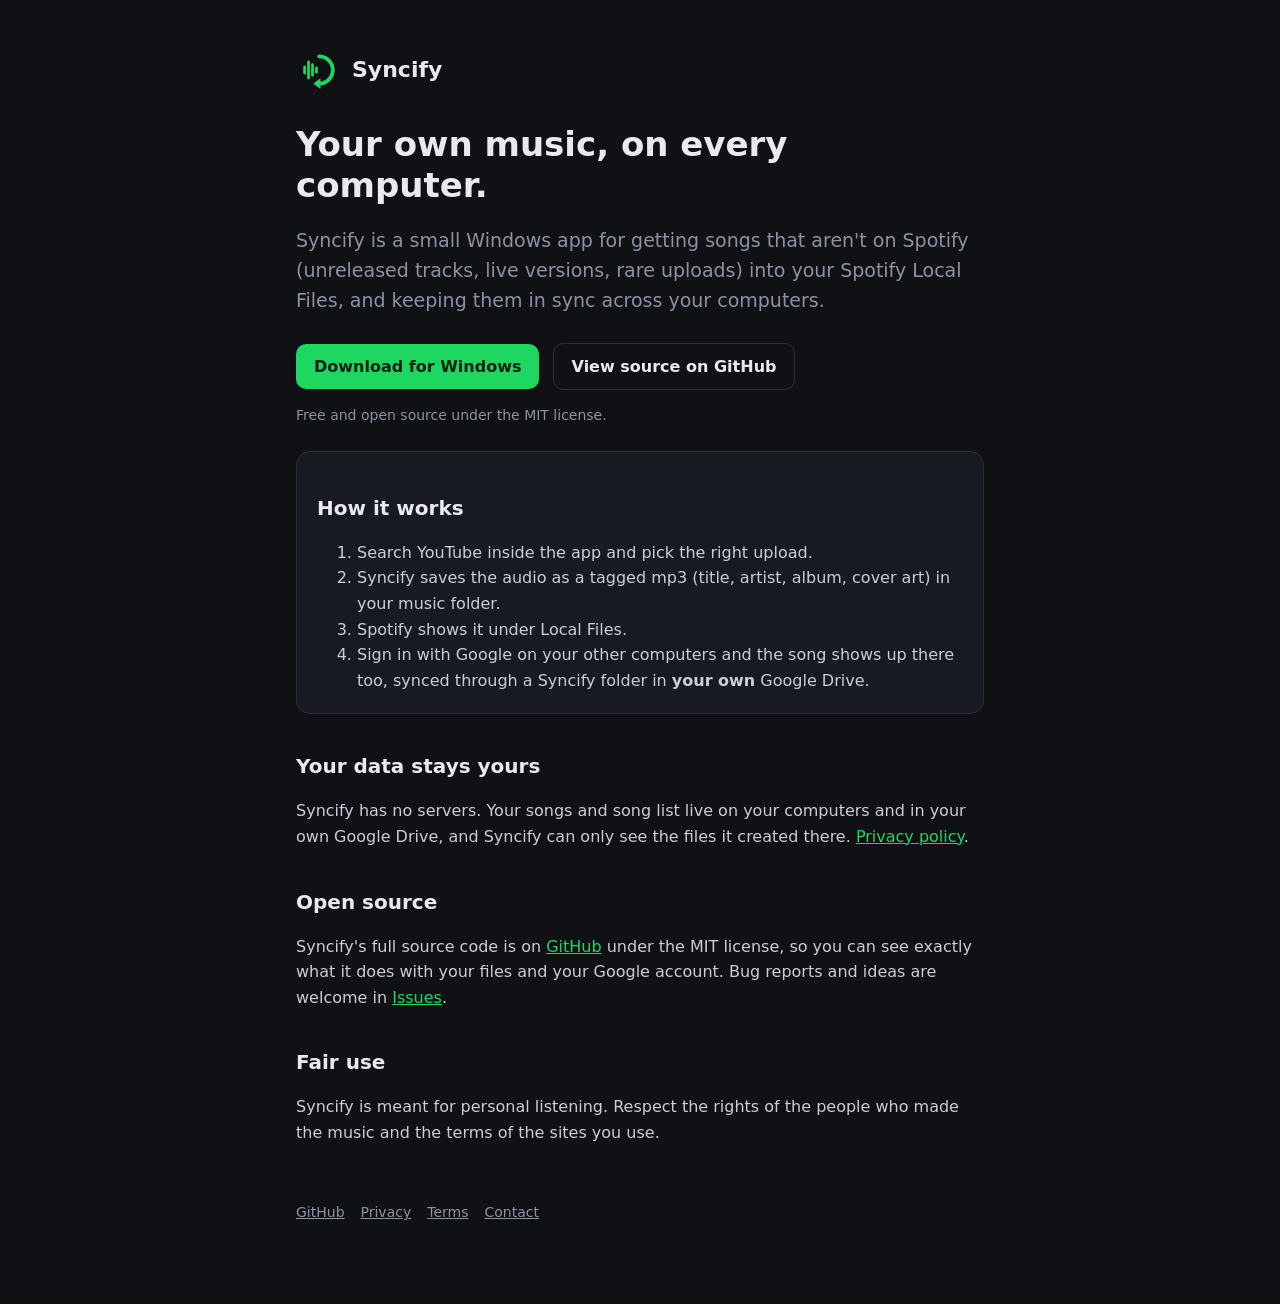
<file: docs/index.html>
<!doctype html>
<html lang="en">
<head>
  <meta charset="utf-8">
  <meta name="viewport" content="width=device-width, initial-scale=1">
  <title>Syncify</title>
  <link rel="icon" href="logo.svg">
  <link rel="stylesheet" href="style.css">
</head>
<body>
<main>
  <header><img src="logo.svg" alt=""><a href="./">Syncify</a></header>
  <h1>Your own music, on every computer.</h1>
  <p class="lead">Syncify is a small Windows app for getting songs that aren't on Spotify (unreleased tracks, live versions, rare uploads) into your Spotify Local Files, and keeping them in sync across your computers.</p>
  <a class="btn" href="https://github.com/RitvikNeerattil/Syncify/releases/latest">Download for Windows</a>
  <a class="btn ghost" href="https://github.com/RitvikNeerattil/Syncify">View source on GitHub</a>
  <p class="small">Free and open source under the MIT license.</p>

  <div class="card">
    <h2>How it works</h2>
    <ol>
      <li>Search YouTube inside the app and pick the right upload.</li>
      <li>Syncify saves the audio as a tagged mp3 (title, artist, album, cover art) in your music folder.</li>
      <li>Spotify shows it under Local Files.</li>
      <li>Sign in with Google on your other computers and the song shows up there too, synced through a Syncify folder in <b>your own</b> Google Drive.</li>
    </ol>
  </div>

  <h2>Your data stays yours</h2>
  <p>Syncify has no servers. Your songs and song list live on your computers and in your own Google Drive, and Syncify can only see the files it created there. <a href="privacy.html">Privacy policy</a>.</p>

  <h2>Open source</h2>
  <p>Syncify's full source code is on <a href="https://github.com/RitvikNeerattil/Syncify">GitHub</a> under the MIT license, so you can see exactly what it does with your files and your Google account. Bug reports and ideas are welcome in <a href="https://github.com/RitvikNeerattil/Syncify/issues">Issues</a>.</p>

  <h2>Fair use</h2>
  <p>Syncify is meant for personal listening. Respect the rights of the people who made the music and the terms of the sites you use.</p>

  <footer>
    <a href="https://github.com/RitvikNeerattil/Syncify">GitHub</a><a href="privacy.html">Privacy</a><a href="terms.html">Terms</a><a href="mailto:syncify.project@gmail.com">Contact</a>
  </footer>
</main>
</body>
</html>
</file>
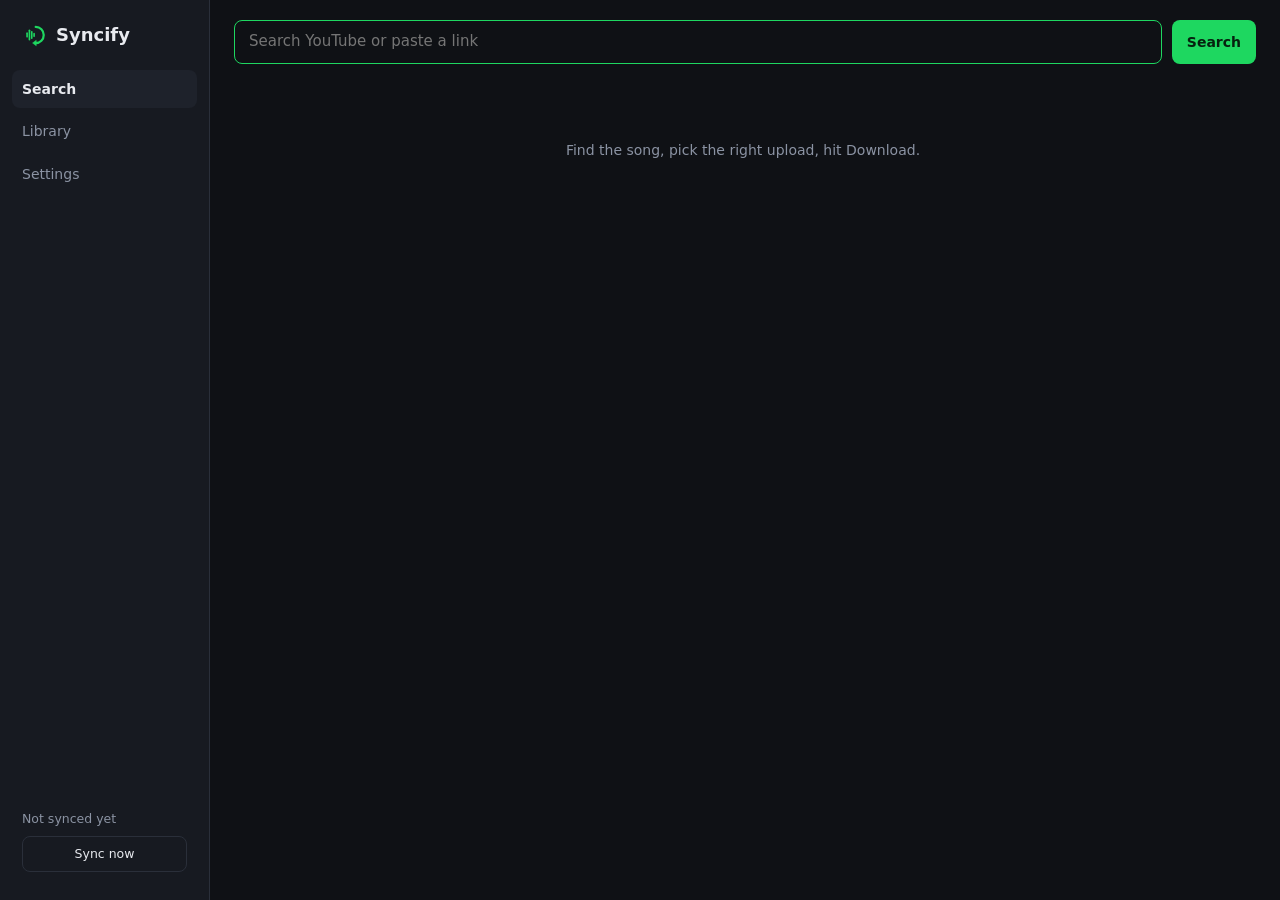
<file: ui/index.html>
<!doctype html>
<html lang="en">
<head>
  <meta charset="utf-8">
  <meta name="viewport" content="width=device-width, initial-scale=1">
  <title>Syncify</title>
  <link rel="stylesheet" href="style.css">
</head>
<body>
  <aside class="nav">
    <div class="brand"><img class="logo" src="logo.svg" alt="">Syncify</div>
    <button class="nav-btn active" data-view="search">Search</button>
    <button class="nav-btn" data-view="library">Library <span id="lib-count" class="pill"></span></button>
    <button class="nav-btn" data-view="settings">Settings</button>
    <div class="nav-foot">
      <div id="setup-box" class="setup hidden">
        <div id="setup-msg" class="small"></div>
        <div class="bar"><div id="setup-bar"></div></div>
        <button id="setup-retry" class="ghost small hidden">Retry</button>
      </div>
      <div id="sync-status" class="muted small">Not synced yet</div>
      <button id="sync-btn" class="ghost small">Sync now</button>
    </div>
  </aside>

  <main>
    <!-- SEARCH -->
    <section id="view-search" class="view active">
      <form id="search-form" class="searchbar">
        <input id="q" type="search" placeholder="Search YouTube or paste a link" autocomplete="off" autofocus>
        <button type="submit" class="primary">Search</button>
      </form>
      <div class="split">
        <div id="results" class="results"><p class="empty">Find the song, pick the right upload, hit Download.</p></div>
        <div id="panel" class="panel hidden">
          <div class="player"><iframe id="player" allow="autoplay; encrypted-media" allowfullscreen></iframe></div>
          <a id="yt-link" class="small muted" target="_blank">Open on YouTube</a>
          <h3 id="panel-title"></h3>
          <form id="meta-form" class="meta-form">
            <label>Title<input name="title" required></label>
            <button type="button" class="swap ghost small" title="Swap title and artist">⇅ Swap</button>
            <label>Artist<input name="artist"></label>
            <div class="row">
              <label>Album<input name="album" placeholder="optional"></label>
              <label class="narrow">Year<input name="year" inputmode="numeric" maxlength="4"></label>
            </div>
            <p class="small muted">Saved as <b id="filename-preview"></b> with the thumbnail as cover art.</p>
            <button type="submit" class="primary wide" id="dl-btn">Download</button>
          </form>
          <p id="panel-loading" class="muted small hidden">Reading video info…</p>
        </div>
      </div>
    </section>

    <!-- LIBRARY -->
    <section id="view-library" class="view">
      <div class="lib-head">
        <input id="lib-filter" type="search" placeholder="Filter your library">
        <select id="lib-sort" title="Sort by">
          <option value="added">Recently added</option>
          <option value="title">Title</option>
          <option value="artist">Artist</option>
          <option value="year">Year</option>
          <option value="duration">Length</option>
          <option value="size">File size</option>
        </select>
        <button id="lib-dir" class="ghost icon" title="Reverse order">↓</button>
        <button id="rescan" class="ghost" title="Add mp3s that are in your music folder but not in the library">Scan folder</button>
        <button id="open-folder" class="ghost">Open folder</button>
      </div>
      <div class="song head" id="lib-cols">
        <span></span>
        <span data-sort="title">Title</span>
        <span data-sort="artist">Artist</span>
        <span data-sort="year">Year</span>
        <span data-sort="duration" class="num">Length</span>
        <span data-sort="size" class="num">Size</span>
        <span></span>
      </div>
      <div id="library" class="library"></div>
      <p id="lib-total" class="small muted"></p>
    </section>

    <!-- SETTINGS -->
    <section id="view-settings" class="view">
      <div class="card">
        <h3>Google account</h3>
        <p class="small muted">Your songs sync through a Syncify folder in your Google Drive, so every computer you sign in on gets them.</p>
        <div class="row center">
          <span id="account-line" class="grow"></span>
          <button id="account-btn" class="ghost"></button>
        </div>
        <p id="removed-notice" class="notice hidden"></p>
        <p id="sync-detail" class="small muted"></p>
      </div>
      <div class="card" id="devices-card">
        <h3>Devices</h3>
        <p class="small muted">Everything signed in to Syncify with this Google account. Removing a device signs it out the next time it opens Syncify. Its songs stay where they are.</p>
        <ul id="devices" class="devices"></ul>
      </div>
      <div class="card">
        <h3>Music folder</h3>
        <p class="small muted">Where your mp3s go. Add this folder in Spotify under Settings, Your Library, Local Files.</p>
        <div class="row center">
          <code id="lib-root" class="grow"></code>
          <button id="open-folder-2" class="ghost">Open</button>
          <button id="change-folder" class="ghost">Change…</button>
        </div>
      </div>
      <div class="card">
        <h3>This computer</h3>
        <label>Name (shown to your other devices)<input id="device-name"></label>
        <label class="check"><input type="checkbox" id="startup"> Sync quietly when I log in to Windows</label>
        <label class="check sub"><input type="checkbox" id="login-notify"> Show a notification when that sync finishes</label>
      </div>
      <div class="card">
        <h3>Tools</h3>
        <ul id="tools" class="tools"></ul>
      </div>
    </section>
  </main>

  <!-- FIRST RUN -->
  <div id="onboard" class="onboard hidden">
    <div class="onboard-card">
      <div class="brand"><img class="logo" src="logo.svg" alt="">Syncify</div>
      <div class="step" id="step-account">
        <div class="step-num">1</div>
        <div class="step-body">
          <h3>Sign in with Google</h3>
          <p class="small muted">Syncify keeps your songs in a Syncify folder in your Google Drive so all your computers get them. It can only see files it creates.</p>
          <div class="row center">
            <button id="ob-signin" class="primary">Sign in with Google</button>
            <button id="ob-skip" class="ghost small">Skip, just this computer</button>
          </div>
          <p id="ob-account-done" class="ok hidden"></p>
        </div>
      </div>
      <div class="step" id="step-folder">
        <div class="step-num">2</div>
        <div class="step-body">
          <h3>Pick your music folder</h3>
          <p class="small muted">Downloaded songs go here.</p>
          <code id="ob-folder"></code>
          <div class="row center" style="margin-top:10px">
            <button id="ob-use-folder" class="primary">Use this folder</button>
            <button id="ob-choose-folder" class="ghost">Choose another…</button>
          </div>
        </div>
      </div>
      <div class="step" id="step-spotify">
        <div class="step-num">3</div>
        <div class="step-body">
          <h3>Add it to Spotify</h3>
          <p class="small muted">In Spotify: Settings → Your Library → turn on <b>Show Local Files</b> → <b>Add a source</b> → pick the folder above. Your songs show up under Local Files.</p>
          <label class="check ob-startup"><input type="checkbox" id="ob-startup" checked> Sync quietly when I log in to Windows</label>
          <p class="small muted ob-startup-note">Recommended: new songs from your other computers are already there when you open Spotify.</p>
          <button id="ob-done" class="primary">Done</button>
        </div>
      </div>
    </div>
  </div>

  <div id="jobs" class="jobs"></div>
  <div id="toast" class="toast hidden"></div>

  <dialog id="edit-dialog">
    <form method="dialog" id="edit-form" class="meta-form">
      <h3>Edit song</h3>
      <label>Title<input name="title" required></label>
      <button type="button" class="swap ghost small" title="Swap title and artist">⇅ Swap</button>
      <label>Artist<input name="artist"></label>
      <div class="row">
        <label>Album<input name="album" placeholder="optional"></label>
        <label class="narrow">Year<input name="year" maxlength="4"></label>
      </div>
      <div class="row end">
        <button value="cancel" class="ghost" formnovalidate>Cancel</button>
        <button value="save" class="primary">Save</button>
      </div>
    </form>
  </dialog>

  <script src="app.js"></script>
</body>
</html>
</file>
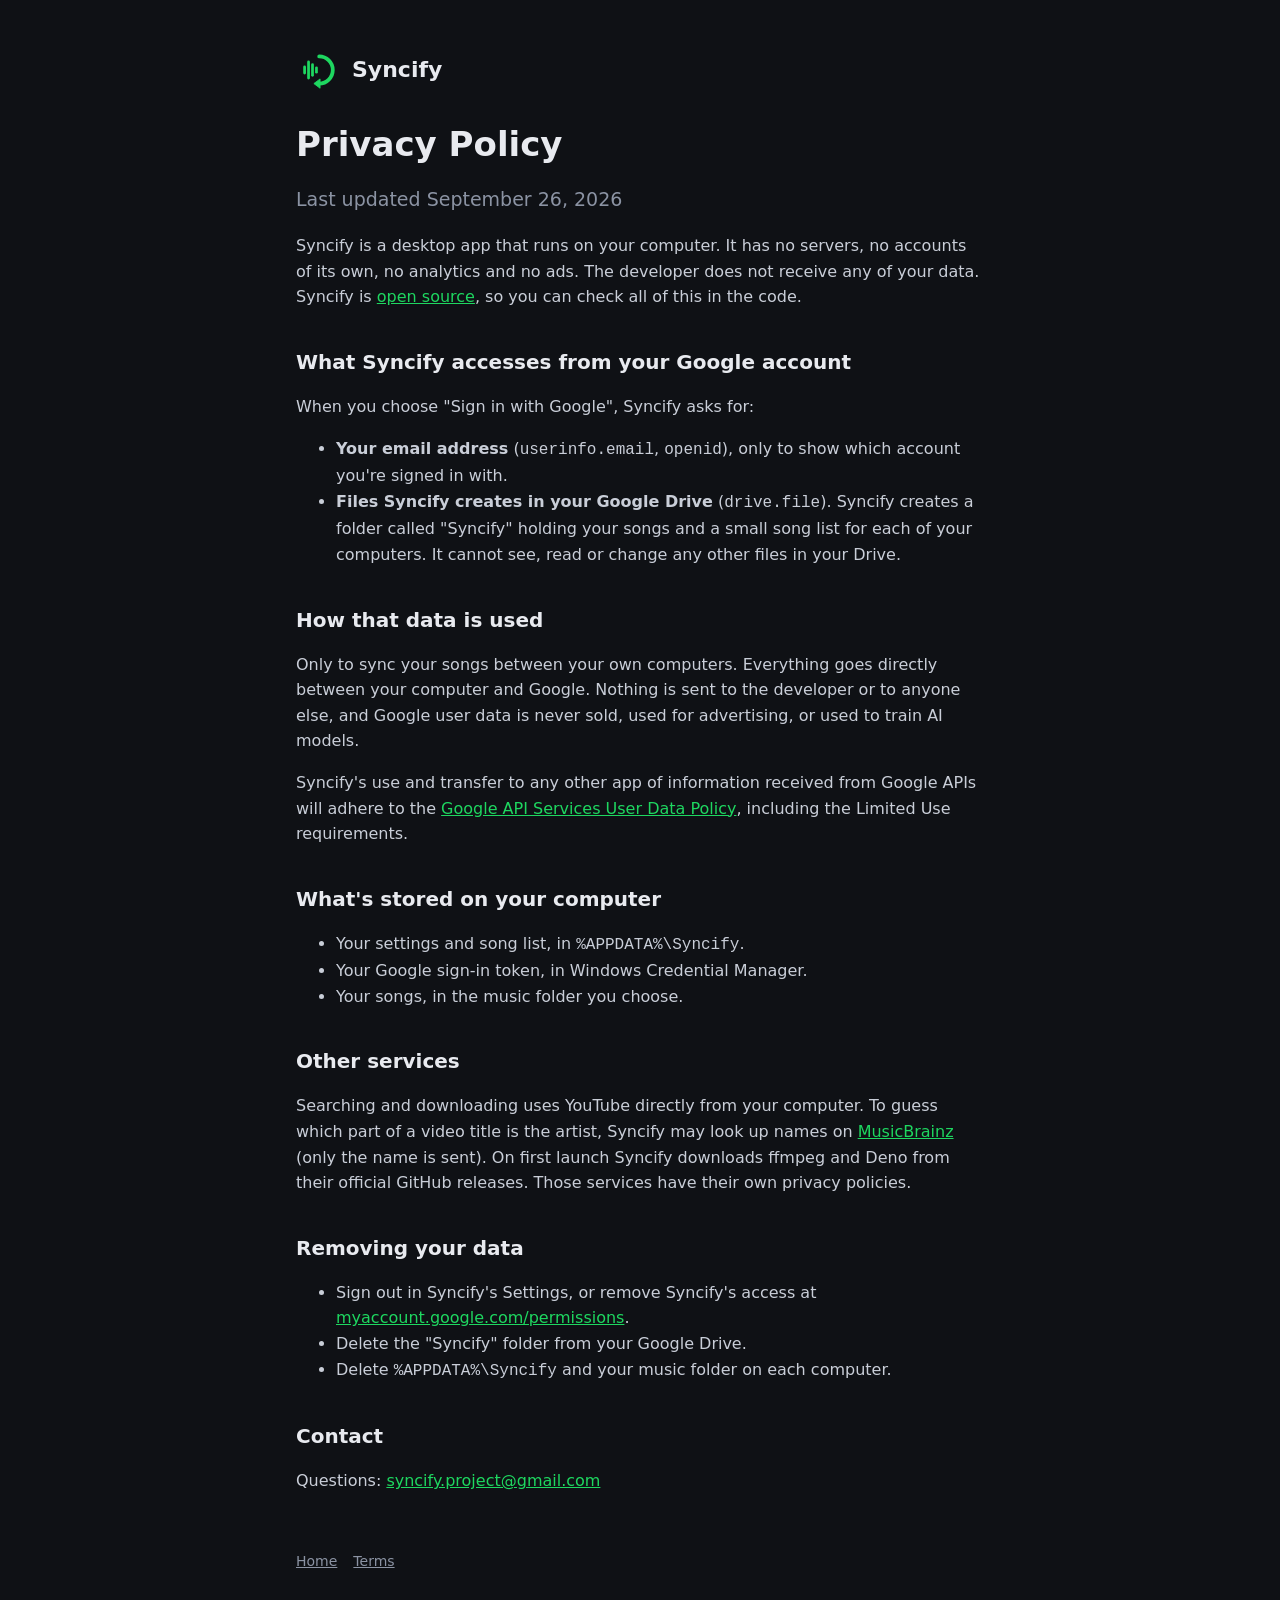
<file: docs/privacy.html>
<!doctype html>
<html lang="en">
<head>
  <meta charset="utf-8">
  <meta name="viewport" content="width=device-width, initial-scale=1">
  <title>Syncify Privacy Policy</title>
  <link rel="icon" href="logo.svg">
  <link rel="stylesheet" href="style.css">
</head>
<body>
<main>
  <header><img src="logo.svg" alt=""><a href="./">Syncify</a></header>
  <h1>Privacy Policy</h1>
  <p class="lead">Last updated September 26, 2026</p>

  <p>Syncify is a desktop app that runs on your computer. It has no servers, no accounts of its own, no analytics and no ads. The developer does not receive any of your data. Syncify is <a href="https://github.com/RitvikNeerattil/Syncify">open source</a>, so you can check all of this in the code.</p>

  <h2>What Syncify accesses from your Google account</h2>
  <p>When you choose "Sign in with Google", Syncify asks for:</p>
  <ul>
    <li><b>Your email address</b> (<code>userinfo.email</code>, <code>openid</code>), only to show which account you're signed in with.</li>
    <li><b>Files Syncify creates in your Google Drive</b> (<code>drive.file</code>). Syncify creates a folder called "Syncify" holding your songs and a small song list for each of your computers. It cannot see, read or change any other files in your Drive.</li>
  </ul>

  <h2>How that data is used</h2>
  <p>Only to sync your songs between your own computers. Everything goes directly between your computer and Google. Nothing is sent to the developer or to anyone else, and Google user data is never sold, used for advertising, or used to train AI models.</p>
  <p>Syncify's use and transfer to any other app of information received from Google APIs will adhere to the <a href="https://developers.google.com/terms/api-services-user-data-policy">Google API Services User Data Policy</a>, including the Limited Use requirements.</p>

  <h2>What's stored on your computer</h2>
  <ul>
    <li>Your settings and song list, in <code>%APPDATA%\Syncify</code>.</li>
    <li>Your Google sign-in token, in Windows Credential Manager.</li>
    <li>Your songs, in the music folder you choose.</li>
  </ul>

  <h2>Other services</h2>
  <p>Searching and downloading uses YouTube directly from your computer. To guess which part of a video title is the artist, Syncify may look up names on <a href="https://musicbrainz.org">MusicBrainz</a> (only the name is sent). On first launch Syncify downloads ffmpeg and Deno from their official GitHub releases. Those services have their own privacy policies.</p>

  <h2>Removing your data</h2>
  <ul>
    <li>Sign out in Syncify's Settings, or remove Syncify's access at <a href="https://myaccount.google.com/permissions">myaccount.google.com/permissions</a>.</li>
    <li>Delete the "Syncify" folder from your Google Drive.</li>
    <li>Delete <code>%APPDATA%\Syncify</code> and your music folder on each computer.</li>
  </ul>

  <h2>Contact</h2>
  <p>Questions: <a href="mailto:syncify.project@gmail.com">syncify.project@gmail.com</a></p>

  <footer><a href="./">Home</a><a href="terms.html">Terms</a></footer>
</main>
</body>
</html>
</file>
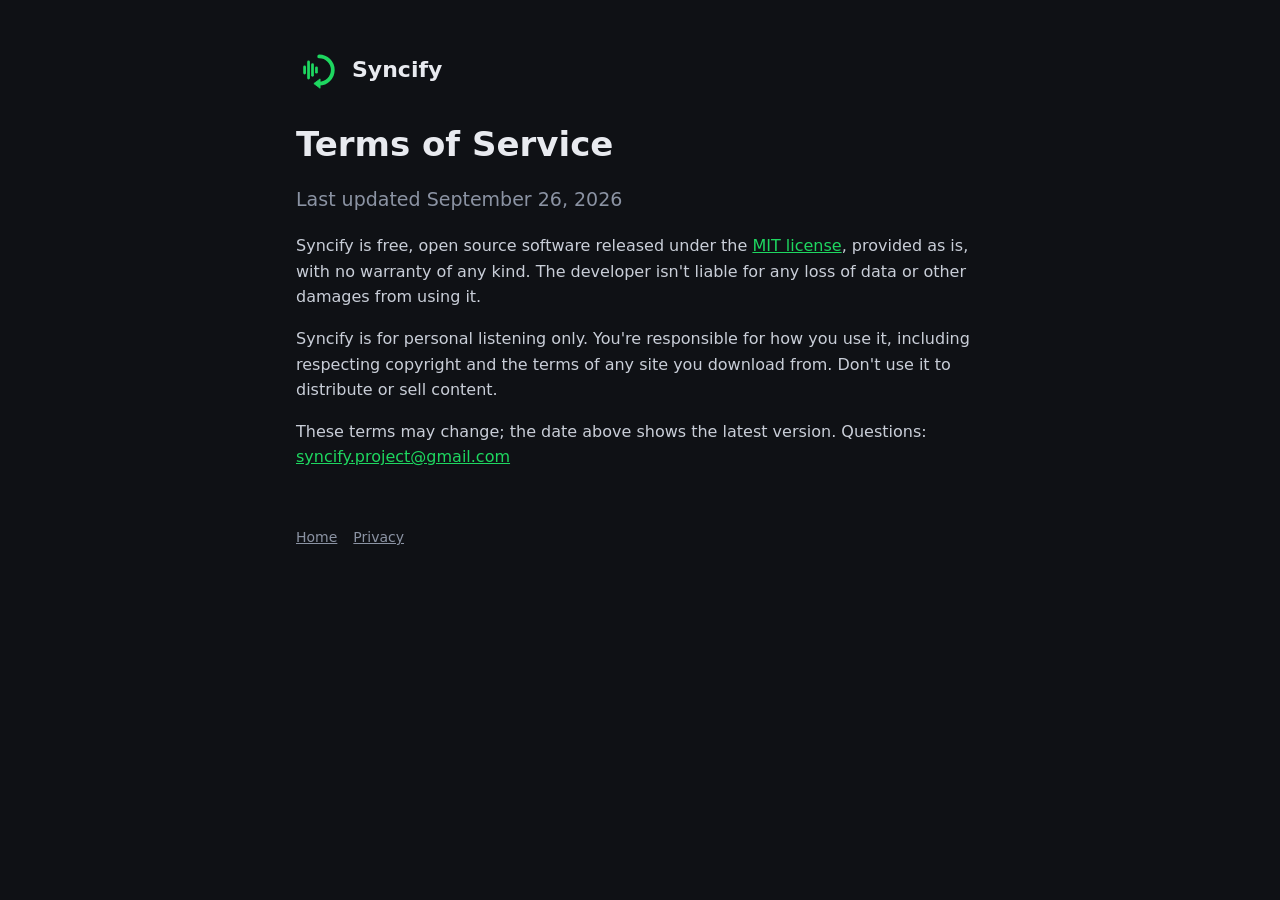
<file: docs/terms.html>
<!doctype html>
<html lang="en">
<head>
  <meta charset="utf-8">
  <meta name="viewport" content="width=device-width, initial-scale=1">
  <title>Syncify Terms of Service</title>
  <link rel="icon" href="logo.svg">
  <link rel="stylesheet" href="style.css">
</head>
<body>
<main>
  <header><img src="logo.svg" alt=""><a href="./">Syncify</a></header>
  <h1>Terms of Service</h1>
  <p class="lead">Last updated September 26, 2026</p>
  <p>Syncify is free, open source software released under the <a href="https://github.com/RitvikNeerattil/Syncify/blob/main/LICENSE">MIT license</a>, provided as is, with no warranty of any kind. The developer isn't liable for any loss of data or other damages from using it.</p>
  <p>Syncify is for personal listening only. You're responsible for how you use it, including respecting copyright and the terms of any site you download from. Don't use it to distribute or sell content.</p>
  <p>These terms may change; the date above shows the latest version. Questions: <a href="mailto:syncify.project@gmail.com">syncify.project@gmail.com</a></p>
  <footer><a href="./">Home</a><a href="privacy.html">Privacy</a></footer>
</main>
</body>
</html>
</file>
<file: docs/style.css>
:root { --bg:#0f1115; --panel:#171a21; --line:#2a2f3a; --text:#e8eaef; --muted:#8b93a3; --accent:#1ed760; }
* { box-sizing: border-box; }
body { margin: 0; background: var(--bg); color: var(--text); font: 16px/1.6 "Segoe UI", system-ui, -apple-system, sans-serif; }
main { max-width: 720px; margin: 0 auto; padding: 48px 16px 80px; }
header { display: flex; align-items: center; gap: 12px; margin-bottom: 32px; }
header img { width: 44px; height: 44px; }
header a { color: var(--text); text-decoration: none; font-weight: 700; font-size: 22px; }
h1 { font-size: 34px; line-height: 1.2; margin: 0 0 12px; }
h2 { font-size: 20px; margin: 36px 0 8px; }
p, li { color: #c9ced8; }
a { color: var(--accent); }
.lead { font-size: 19px; color: var(--muted); }
.btn { display: inline-block; margin-right: 8px; background: var(--accent); color: #06210f; font-weight: 600; padding: 10px 18px; border-radius: 10px; text-decoration: none; margin-top: 8px; }
.card { background: var(--panel); border: 1px solid var(--line); border-radius: 14px; padding: 4px 20px; margin-top: 24px; }
footer { margin-top: 56px; color: var(--muted); font-size: 14px; }
footer a { color: var(--muted); margin-right: 16px; }
.btn.ghost { background: transparent; color: var(--text); border: 1px solid var(--line); }
.small { font-size: 14px; color: var(--muted); }
</file>
<file: ui/style.css>
:root {
  --bg: #0f1115;
  --panel: #171a21;
  --raised: #1e222b;
  --line: #2a2f3a;
  --text: #e8eaef;
  --muted: #8b93a3;
  --accent: #1ed760;
  --accent-ink: #06210f;
  --danger: #ff6b6b;
  --radius: 10px;
  color-scheme: dark;
}
* { box-sizing: border-box; }
html, body { height: 100%; margin: 0; }
body {
  display: flex; background: var(--bg); color: var(--text);
  font: 14px/1.45 "Segoe UI", system-ui, -apple-system, sans-serif;
}
button, input { font: inherit; color: inherit; }
code { font-family: Consolas, ui-monospace, monospace; font-size: 12.5px; color: var(--muted); word-break: break-all; }
.muted { color: var(--muted); }
.small { font-size: 12.5px; }
.hidden { display: none !important; }

/* nav */
.nav {
  width: 210px; flex-shrink: 0; padding: 18px 12px; background: var(--panel);
  border-right: 1px solid var(--line); display: flex; flex-direction: column; gap: 4px;
}
.brand { font-weight: 700; font-size: 18px; padding: 4px 10px 18px; display: flex; align-items: center; gap: 8px; }
.dot { width: 10px; height: 10px; border-radius: 50%; background: var(--accent); }
.nav-btn {
  text-align: left; background: none; border: 0; padding: 9px 10px; border-radius: 8px;
  color: var(--muted); cursor: pointer; display: flex; justify-content: space-between; align-items: center;
}
.nav-btn:hover { background: var(--raised); color: var(--text); }
.nav-btn.active { background: var(--raised); color: var(--text); font-weight: 600; }
.pill { background: var(--line); border-radius: 99px; padding: 0 8px; font-size: 12px; }
.pill:empty { display: none; }
.nav-foot { margin-top: auto; padding: 10px; display: flex; flex-direction: column; gap: 8px; }

/* buttons & inputs */
button { border-radius: 8px; border: 1px solid transparent; padding: 8px 14px; cursor: pointer; }
button:disabled { opacity: .5; cursor: default; }
.primary { background: var(--accent); color: var(--accent-ink); font-weight: 600; }
.primary:hover:not(:disabled) { filter: brightness(1.08); }
.ghost { background: transparent; border-color: var(--line); color: var(--text); }
.ghost:hover { background: var(--raised); }
.danger { color: var(--danger); }
.wide { width: 100%; }
input:not([type=checkbox]) {
  width: 100%; background: var(--bg); border: 1px solid var(--line); border-radius: 8px; padding: 8px 10px; outline: none;
}
input:focus { border-color: var(--accent); }
label { display: flex; flex-direction: column; gap: 4px; font-size: 12.5px; color: var(--muted); }
label.check { flex-direction: row; align-items: center; gap: 8px; color: var(--text); font-size: 14px; margin-top: 12px; }
.row { display: flex; gap: 10px; align-items: flex-end; }
.row > label { flex: 1; }
.row > .narrow { flex: 0 0 90px; }
.row.end { justify-content: flex-end; }
.row.center { align-items: center; }
.grow { flex: 1; }

/* layout */
main { flex: 1; min-width: 0; overflow: hidden; display: flex; }
.view { display: none; flex: 1; flex-direction: column; padding: 20px 24px; min-width: 0; overflow: auto; }
.view.active { display: flex; }
.searchbar { display: flex; gap: 10px; margin-bottom: 16px; }
.searchbar input { font-size: 15px; padding: 10px 14px; }
.split { display: flex; gap: 18px; min-height: 0; flex: 1; }
.results { flex: 1; overflow: auto; display: flex; flex-direction: column; gap: 6px; padding-right: 4px; }
.empty { color: var(--muted); text-align: center; margin-top: 60px; }

.result {
  display: flex; gap: 12px; padding: 8px; border-radius: var(--radius); cursor: pointer; align-items: center;
  border: 1px solid transparent;
}
.result:hover { background: var(--panel); }
.result.selected { background: var(--panel); border-color: var(--line); }
.thumb { width: 128px; aspect-ratio: 16/9; border-radius: 6px; object-fit: cover; background: var(--raised); flex-shrink: 0; }
.result .info { min-width: 0; flex: 1; }
.result .title { font-weight: 600; overflow: hidden; text-overflow: ellipsis; display: -webkit-box; -webkit-line-clamp: 2; -webkit-box-orient: vertical; }
.badge { font-size: 11px; background: var(--raised); border: 1px solid var(--line); border-radius: 99px; padding: 1px 8px; color: var(--accent); }

.panel {
  width: 380px; flex-shrink: 0; background: var(--panel); border: 1px solid var(--line); border-radius: 14px;
  padding: 14px; overflow: auto; display: flex; flex-direction: column; gap: 10px;
}
.panel h3 { margin: 2px 0; font-size: 15px; }
.player { aspect-ratio: 16/9; border-radius: 8px; overflow: hidden; background: #000; }
.player iframe { width: 100%; height: 100%; border: 0; }
.meta-form { display: flex; flex-direction: column; gap: 10px; }

/* library */
.lib-head { display: flex; gap: 10px; margin-bottom: 14px; }
.library { display: flex; flex-direction: column; }
.song { display: grid; grid-template-columns: 48px minmax(0, 1.4fr) minmax(0, 1fr) 48px 70px 76px 150px; gap: 14px; align-items: center; padding: 8px; border-radius: 8px; }
.song:hover { background: var(--panel); }
.song img { width: 48px; height: 48px; object-fit: cover; border-radius: 6px; background: var(--raised); }
.song .t { font-weight: 600; overflow: hidden; text-overflow: ellipsis; white-space: nowrap; }
.song .sub { overflow: hidden; text-overflow: ellipsis; white-space: nowrap; }
.song .actions { display: flex; gap: 6px; opacity: 0; }
.song:hover .actions { opacity: 1; }
.song .actions button { padding: 4px 10px; font-size: 12.5px; }
.missing { color: var(--danger); font-size: 11px; }

/* settings */
.card { background: var(--panel); border: 1px solid var(--line); border-radius: 14px; padding: 16px 18px; margin-bottom: 14px; max-width: 720px; }
.card h3 { margin: 0 0 10px; font-size: 15px; }
.tools { list-style: none; padding: 0; margin: 0; display: flex; flex-direction: column; gap: 10px; }
.tools li { display: grid; grid-template-columns: 110px minmax(0, 1fr); gap: 12px; align-items: baseline; }
.tools .val { min-width: 0; }
.tools .path { display: block; font-size: 12px; color: var(--muted); overflow: hidden; text-overflow: ellipsis; white-space: nowrap; }
.ok { color: var(--accent); }
.bad { color: var(--danger); }

/* jobs + toast */
.jobs { position: fixed; right: 18px; bottom: 18px; display: flex; flex-direction: column; gap: 8px; width: 300px; }
.job { background: var(--raised); border: 1px solid var(--line); border-radius: 10px; padding: 10px 12px; }
.job .bar { height: 4px; background: var(--line); border-radius: 4px; margin-top: 8px; overflow: hidden; }
.job .bar > div { height: 100%; background: var(--accent); transition: width .3s; }
.job.error .bar > div { background: var(--danger); }
.toast {
  position: fixed; left: 50%; bottom: 24px; transform: translateX(-50%); background: var(--raised);
  border: 1px solid var(--line); padding: 10px 16px; border-radius: 10px;
}
dialog { background: var(--panel); color: var(--text); border: 1px solid var(--line); border-radius: 14px; width: 420px; padding: 18px; }
dialog::backdrop { background: rgba(0, 0, 0, .55); }
dialog h3 { margin: 0 0 4px; }

/* first run */
.onboard { position: fixed; inset: 0; background: var(--bg); display: flex; align-items: center; justify-content: center; z-index: 10; padding: 24px; }
.onboard-card { width: 560px; max-width: 100%; display: flex; flex-direction: column; gap: 14px; }
.onboard-card .brand { font-size: 24px; padding: 0 0 10px; }
.step { display: flex; gap: 14px; background: var(--panel); border: 1px solid var(--line); border-radius: 14px; padding: 16px 18px; }
.step.locked { opacity: .4; pointer-events: none; }
.step.done { opacity: .7; }
.step-num { width: 28px; height: 28px; border-radius: 50%; background: var(--raised); display: grid; place-items: center; font-weight: 700; flex-shrink: 0; }
.step.done .step-num { background: var(--accent); color: var(--accent-ink); }
.step-body { flex: 1; min-width: 0; }
.step-body h3 { margin: 2px 0 6px; font-size: 15px; }
.step-body p { margin: 0 0 12px; }

.setup { background: var(--raised); border: 1px solid var(--line); border-radius: 10px; padding: 10px; display: flex; flex-direction: column; gap: 6px; }
.setup .bar { height: 4px; background: var(--line); border-radius: 4px; overflow: hidden; }
.setup .bar > div { height: 100%; background: var(--accent); width: 0; transition: width .3s; }
.brand .logo { width: 26px; height: 26px; }
.onboard-card .brand .logo { width: 36px; height: 36px; }
.swap { align-self: flex-start; padding: 2px 10px; margin: -4px 0; font-size: 12px; color: var(--muted); }
.swap:hover { color: var(--text); }
.song .ph { width: 48px; height: 48px; border-radius: 6px; background: var(--raised); display: grid; place-items: center; color: var(--muted); font-size: 20px; }

/* two-step confirm buttons */
button.confirm, button.confirm:hover { background: #e5484d; border-color: #e5484d; color: #fff; font-weight: 600; }
.song .actions:has(.confirm) { opacity: 1; }

/* devices */
.devices { list-style: none; padding: 0; margin: 4px 0 0; display: flex; flex-direction: column; }
.devices li { display: flex; align-items: center; gap: 12px; padding: 10px 0; border-top: 1px solid var(--line); }
.devices li:first-child { border-top: 0; }
.devices .dev { flex: 1; min-width: 0; }
.devices .dev b { font-weight: 600; }
.devices .me { font-size: 11px; color: var(--accent); border: 1px solid var(--line); border-radius: 99px; padding: 1px 8px; margin-left: 6px; }
.devices button { padding: 5px 12px; font-size: 12.5px; }
.notice { background: rgba(255, 107, 107, .12); border: 1px solid rgba(255, 107, 107, .35); color: var(--text); border-radius: 8px; padding: 8px 12px; font-size: 13px; }
.syncing::before { content: ""; display: inline-block; width: 8px; height: 8px; border-radius: 50%; background: var(--accent); margin-right: 6px; animation: pulse 1s infinite alternate; }
@keyframes pulse { from { opacity: .3; } to { opacity: 1; } }
button { white-space: nowrap; }
label.check.sub { margin: 6px 0 0 26px; font-size: 13px; color: var(--muted); }
.ob-startup { margin: 0 !important; }
.step-body p.ob-startup-note { margin: 4px 0 14px 26px; }
.toast { z-index: 20; }
.toast.clickable { cursor: pointer; }
.toast.ok { border-color: rgba(30, 215, 96, .5); }
.toast.bad { border-color: rgba(229, 72, 77, .7); }
.toast a { color: var(--accent); margin-left: 8px; font-weight: 600; }

select {
  background: var(--bg); color: var(--text); border: 1px solid var(--line); border-radius: 8px;
  padding: 8px 10px; font: inherit; outline: none; cursor: pointer;
}
select:focus { border-color: var(--accent); }
button.icon { padding: 8px 12px; min-width: 40px; }
.song .num { text-align: right; font-variant-numeric: tabular-nums; }
.song .actions { justify-content: flex-end; }
.song.head { padding-top: 0; padding-bottom: 6px; border-bottom: 1px solid var(--line); border-radius: 0; margin-bottom: 4px; }
.song.head:hover { background: none; }
.song.head span { white-space: nowrap; font-size: 12px; color: var(--muted); text-transform: uppercase; letter-spacing: .04em; }
.song.head span[data-sort] { cursor: pointer; user-select: none; }
.song.head span[data-sort]:hover { color: var(--text); }
.song.head span.sorted { color: var(--accent); }
#lib-total { margin: 12px 8px 0; }
</file>
